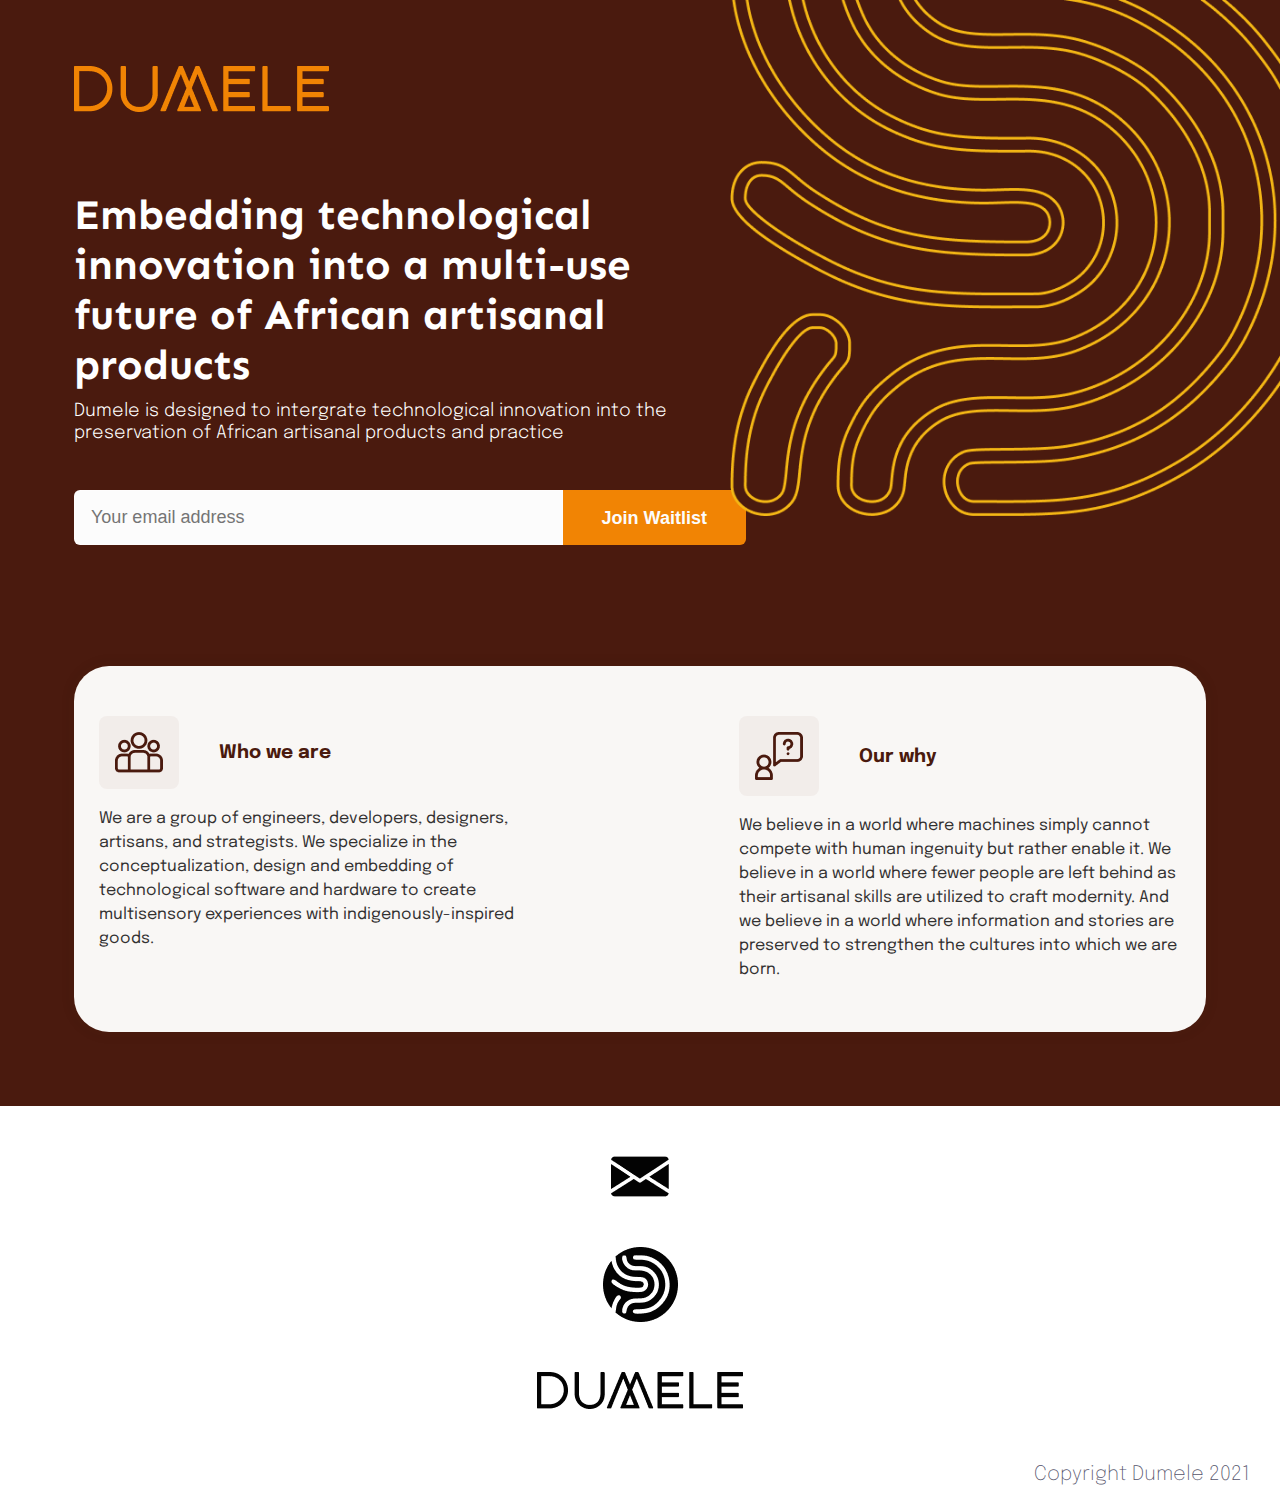
<file: index.html>
<!DOCTYPE html>
<html lang="en">
  <head>
    <meta charset="UTF-8" />
    <meta http-equiv="X-UA-Compatible" content="IE=edge" />
    <meta name="viewport" content="width=device-width, initial-scale=1.0" />
    <link rel="preconnect" href="https://fonts.gstatic.com" />
    <link
      href="https://fonts.googleapis.com/css2?family=Epilogue:wght@200;300;400;600;700&family=Sen:wght@700&display=swap"
      rel="stylesheet"
    />
    <title>Dumele</title>
    <link rel="stylesheet" href="style.css" />
    <link rel="icon" href="favicon.ico" />
  </head>
  <body>
    <main>
      <a href="index.html"
        ><img src="img/dumele.png" class="dumele-sign" alt="dumele"
      /></a>
      <img src="img/logo.png" class="dumele-symbol" alt="dumele logo" />
      <section class="introduction">
        <h1 class="intro-text">
          Embedding technological innovation into a multi-use future of African
          artisanal products
        </h1>
        <p class="paragraph-text">
          Dumele is designed to intergrate technological innovation into the
          preservation of African artisanal products and practice
        </p>
        <form action="site.php" method="post">
          <input
            type="text"
            class="form"
            name="email"
            placeholder="Your email address"
          />
          <button class="submit" type="submit">Join Waitlist</button>
        </form>
      </section>

      <section class="inner-container">
        <div class="group">
          <header>
            <img src="img/group.png" class="group-img" alt="group" />
            <h3 class="who">Who we are</h3>
          </header>
          <p class="we-are">
            We are a group of engineers, developers, designers, artisans, and
            strategists. We specialize in the conceptualization, design and
            embedding of technological software and hardware to create
            multisensory experiences with indigenously-inspired goods.
          </p>
        </div>
        <div class="question">
          <header>
            <img src="img/question.png" class="question-img" alt="question" />
            <h3 class="why">Our why</h3>
          </header>
          <p class="we-believe">
            We believe in a world where machines simply cannot compete with
            human ingenuity but rather enable it. We believe in a world where
            fewer people are left behind as their artisanal skills are utilized
            to craft modernity. And we believe in a world where information and
            stories are preserved to strengthen the cultures into which we are
            born.
          </p>
        </div>
      </section>
    </main>
    <footer>
      <img src="img/email.png" class="email" alt="email" />
      <img src="img/logo2.png" class="logo-2" alt="dumele" />
      <img src="img/dumele2.png" class="dumele2" alt="dumele" />

      <p class="copyright">Copyright Dumele 2021</p>
    </footer>
  </body>
</html>
</file>
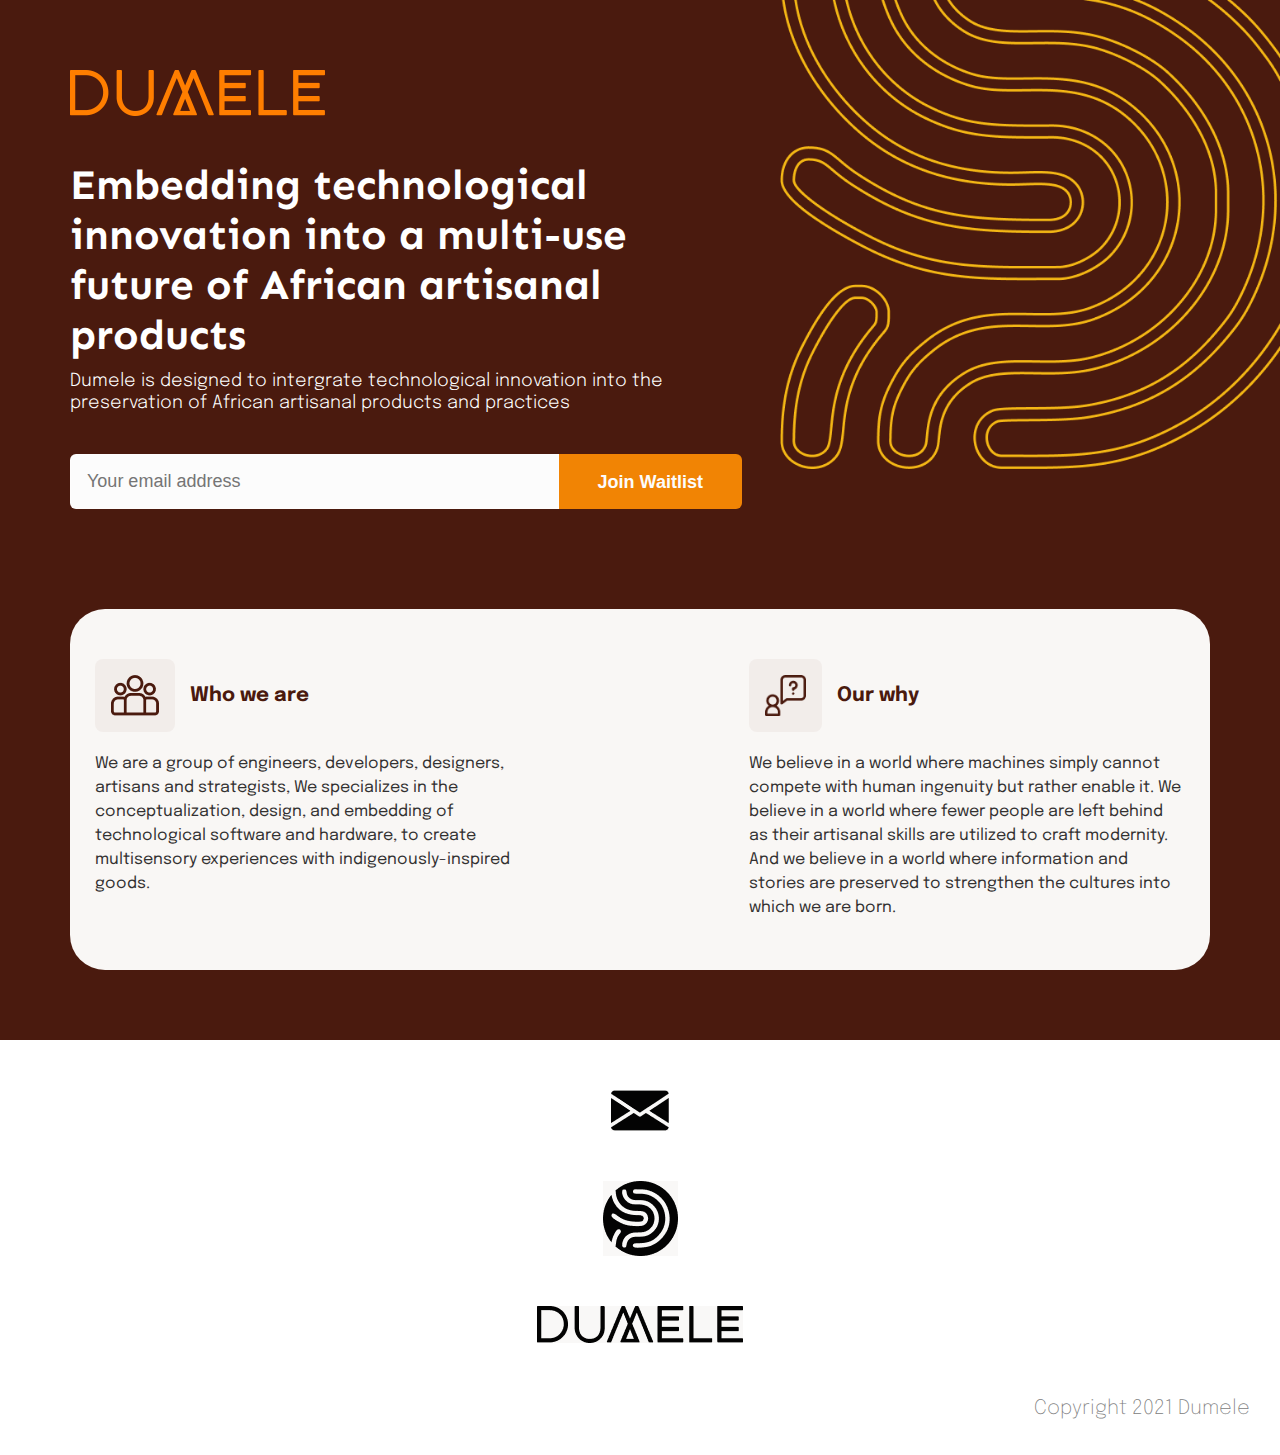
<file: example-site/test-me.html>
<!DOCTYPE html>
<html lang="en">
  <head>
    <meta charset="UTF-8" />
    <meta http-equiv="X-UA-Compatible" content="IE=edge" />
    <meta name="viewport" content="width=device-width, initial-scale=1.0" />
    <title>Basic Template</title>

    <link rel="preconnect" href="https://fonts.gstatic.com" />
    <link
      href="https://fonts.googleapis.com/css2?family=Epilogue:wght@300;400;600&display=swap&family=Sen:wght@700&display=swap"
      rel="stylesheet"
    />

    <style>
      * {
        margin: 0;
        padding: 0;
      }

      body {
        font-family: "Epilogue", sans-serif;
      }

      main {
        background-color: #4a1a0e;
        color: white;
        padding: 70px;
        position: relative;
        z-index: 0;
      }

      .cheetos {
        position: absolute;
        top: 0;
        right: 0;
        z-index: -1;
      }

      .logo {
        width: 255px;
        margin-bottom: 40px;
      }

      .cheetos {
        width: 500px;
      }

      .top-section {
        max-width: 672px;
      }

      h1 {
        font-size: 42px;
        margin-bottom: 10px;
        line-height: 50px;
        font-family: "Sen", sans-serif;
      }

      .info {
        font-size: 18px;
        font-weight: 300;
        line-height: 22px;
        margin-bottom: 40px;
      }

      input,
      .join-now {
        height: 55px;
        box-sizing: border-box;
        padding: 8px 16px;
      }

      .input-with-button {
        margin-top: 30px;
        margin-bottom: 100px;
        display: flex;
      }

      input {
        flex: 3;
        border: 1px solid rgba(255, 254, 254, 0.51);
        background-color: #fcfcfc;
        border-radius: 6px 0px 0px 6px;
        color: #c1bdbd;
        font-size: 18px;

        font-weight: 400;
        background-color: #fcfcfc;
        border: 1px solid rgba(255, 254, 254, 0.51);
      }

      .join-now {
        flex: 1;
        background-color: #f18404;
        border-radius: 0px 6px 6px 0px;
        font-weight: 600;
        color: #fcfcfc;
        font-size: 18px;
        line-height: 22px;
        border: none;
      }

      .bottom-section {
        background-color: #f9f7f5;
        border-radius: 35px;
        padding: 50px 25px;
        display: flex;
        justify-content: space-between;
      }

      .icon-image {
        border-radius: 8px;
        background: #f2edea;
        padding: 16px;
      }

      .bottom-section header {
        display: flex;
        align-items: center;
        margin-bottom: 20px;
      }

      .bottom-section header img {
        margin-right: 15px;
        max-height: 41px;
      }

      .bottom-section h2 {
        color: #4a1a0e;
        font-size: 20px;
        line-height: 20px;
      }

      .bottom-section p {
        color: #333131;
        line-height: 24px;
      }

      .bottom-section .left,
      .bottom-section .right {
        flex: 2;
      }

      .bottom-section .middle {
        flex: 1;
      }

      footer img {
        margin: 50px auto;
        display: block;
        background-color: #f9f8f7;
      }

      .copyright {
        color: grey;
        font-weight: 200;
        font-size: 20px;
        line-height: 32px;
        float: right;
        margin-bottom: 30px;
        margin-right: 30px;
      }

      @media only screen and (max-width: 1220px) {
        .cheetos {
          width: 300px;
        }
      }

      @media only screen and (max-width: 960px) {
        .cheetos {
          width: 200px;
        }
      }

      @media only screen and (max-width: 630px) {
        main {
          padding: 30px;
        }

        .logo {
          width: 160px;
        }

        .cheetos {
          width: 100px;
        }

        .input-with-button {
          flex-direction: column;
        }

        .input-with-button input,
        .input-with-button button {
          border-radius: 6px;
          flex: none;
        }

        .input-with-button input {
          margin-bottom: 15px;
        }

        h1 {
          font-size: 28px;
          line-height: 32px;
        }

        .info {
          font-size: 14px;
          line-height: 22px;
        }

        .bottom-section {
          flex-direction: column;
        }

        .bottom-section header {
          display: block;
        }

        .bottom-section .left {
          margin-bottom: 50px;
        }

        .copyright {
          margin-left: auto;
          margin-right: auto;
          float: none;
          text-align: center;
        }
      }
    </style>
  </head>
  <body>
    <main>
      <img src="logo.png" alt="Dumele logo" class="logo" />
      <img src="cheetos.png" alt="Cheetos" class="cheetos" />

      <section class="top-section">
        <h1>
          Embedding technological innovation into a multi-use future of African
          artisanal products
        </h1>

        <p class="info">
          Dumele is designed to intergrate technological innovation into the
          preservation of African artisanal products and practices
        </p>

        <div class="input-with-button">
          <input type="text" placeholder="Your email address" />
          <button class="join-now">Join Waitlist</button>
        </div>
      </section>

      <section class="bottom-section">
        <div class="left">
          <header>
            <img
              src="people-group.png"
              alt="people in a group"
              class="icon-image"
            />

            <h2>Who we are</h2>
          </header>

          <p>
            We are a group of engineers, developers, designers, artisans and
            strategists, We specializes in the conceptualization, design, and
            embedding of technological software and hardware, to create
            multisensory experiences with indigenously-inspired goods.
          </p>
        </div>

        <div class="middle"></div>

        <div class="right">
          <header>
            <img
              src="person-with-question.png"
              alt="people in a group"
              class="icon-image"
            />

            <h2>Our why</h2>
          </header>

          <p>
            We believe in a world where machines simply cannot compete with
            human ingenuity but rather enable it. We believe in a world where
            fewer people are left behind as their artisanal skills are utilized
            to craft modernity. And we believe in a world where information and
            stories are preserved to strengthen the cultures into which we are
            born.
          </p>
        </div>
      </section>
    </main>

    <footer>
      <img src="email.png" alt="Email" />
      <img src="some-design.png" alt="design" />
      <img src="dumele-name.png" alt="Dumele logo" />

      <p class="copyright">Copyright 2021 Dumele</p>
    </footer>
  </body>
</html>
</file>
<file: style.css>
* {
  margin: 0px;
  padding: 0px;
}

main {
  background: #4a1a0e;
  padding-bottom: 74px;
  overflow: hidden;
}

.dumele-sign {
  margin: 66px 0 74px 74px;
}

.dumele-symbol {
  width: 590px;
  position: absolute;
  right: 0;
}

.introduction {
  font-style: normal;
  padding: 0 30px 0 74px;
  max-width: 672px;
}

h1.intro-text {
  font-family: sen;
  font-weight: bold;
  font-size: 42px;
  line-height: 50px;

  color: #ffffff;
}

p.paragraph-text {
  font-family: Epilogue;
  font-weight: 300;
  font-size: 18px;
  line-height: 22px;
  margin-top: 10px;

  color: #ffffff;
}

form {
  font-family: Epilogue;
  display: flex;
  margin-top: 46px;
  height: 55px;
}

input.form,
button.submit {
  padding: 0 16px;
}

input.form {
  flex: 3;

  font-size: 18px;
  font-weight: 400;

  background: #fcfcfc;
  border: 1px solid rgba(255, 254, 254, 0.51);
  border-radius: 6px 0px 0px 6px;
}
button.submit {
  flex: 1;

  font-weight: 600;
  font-size: 18px;
  line-height: 22px;
  color: #fcfcfc;

  background: #f18404;
  border-radius: 0px 6px 6px 0px;
  border: none;

  cursor: pointer;
}

.inner-container {
  display: flex;
  justify-content: space-between;
  margin: 121px 74px 0 74px;
  padding: 50px 25px;
  font-family: Epilogue;
  font-style: normal;

  background: #f9f7f5;
  box-shadow: 0px 0px 4px 10px rgba(74, 26, 14, 0.02);
  border-radius: 35px;
}

.inner-container .group,
.inner-container .question {
  flex: 2;
}

img.group-img {
  border-radius: 8px;
  background: #f2edea;
  padding: 16px;
}

.inner-container header {
  display: flex;
  align-items: center;
}

h3 {
  color: #4a1a0e;
  padding-left: 40px;
}

p.we-are,
p.we-believe {
  font-weight: normal;
  line-height: 24px;
  color: #333131;
  margin-top: 18px;
}

.question {
  padding-left: 197px;
}

img.question-img {
  padding: 16px;
  border-radius: 8px;
  background: #f2edea;
}

footer img {
  display: block;
  margin: 50px auto;
}

.copyright {
  float: right;
  margin-right: 30px;
  font-family: Epilogue;
  font-style: normal;
  font-weight: 200;
  font-size: 20px;
  line-height: 32px;
  color: #56556c;
}

@media only screen and (max-width: 1340px) {
  .dumele-symbol {
    width: 550px;
  }
}

@media only screen and (max-width: 1265px) {
  .dumele-symbol {
    width: 500px;
  }
}

@media only screen and (max-width: 1150px) {
  .dumele-symbol {
    width: 400px;
  }
}

@media only screen and (max-width: 1050px) {
  .dumele-symbol {
    width: 300px;
  }
}

@media only screen and (max-width: 960px) {
  .dumele-symbol {
    width: 200px;
  }
}

@media only screen and (max-width: 898px) {
  .inner-container {
    display: block;
    margin-left: 27px;
    margin-right: 27px;
  }

  .inner-container header {
    display: block;
  }

  h3 {
    padding-left: 0;
    padding-top: 8px;
  }

  .question {
    padding-left: 0;
    padding-top: 50px;
  }
}

@media only screen and (max-width: 630px) {
  .introduction {
    padding-left: 30px;
  }

  .dumele-symbol {
    width: 100px;
  }

  .dumele-sign {
    width: 160px;
    margin-left: 30px;
  }

  form {
    flex-direction: column;
  }

  button.submit {
    margin-top: 10px;
  }

  input.form,
  button.submit{
    flex: none;
    border-radius: 6px;
    height: 55px;
  }

  h1.intro-text {
    font-size: 28px;
    line-height: 32px;
  }

  p.paragraph-text {
    font-size: 14px;
    line-height: 22px;
    width: 106%;
  }

  .inner-container {
    border-radius: 15px;
  }

  .copyright {
    float: none;
    margin-left: auto;
    margin-right: auto;
    text-align: center;
  }
}
</file>
